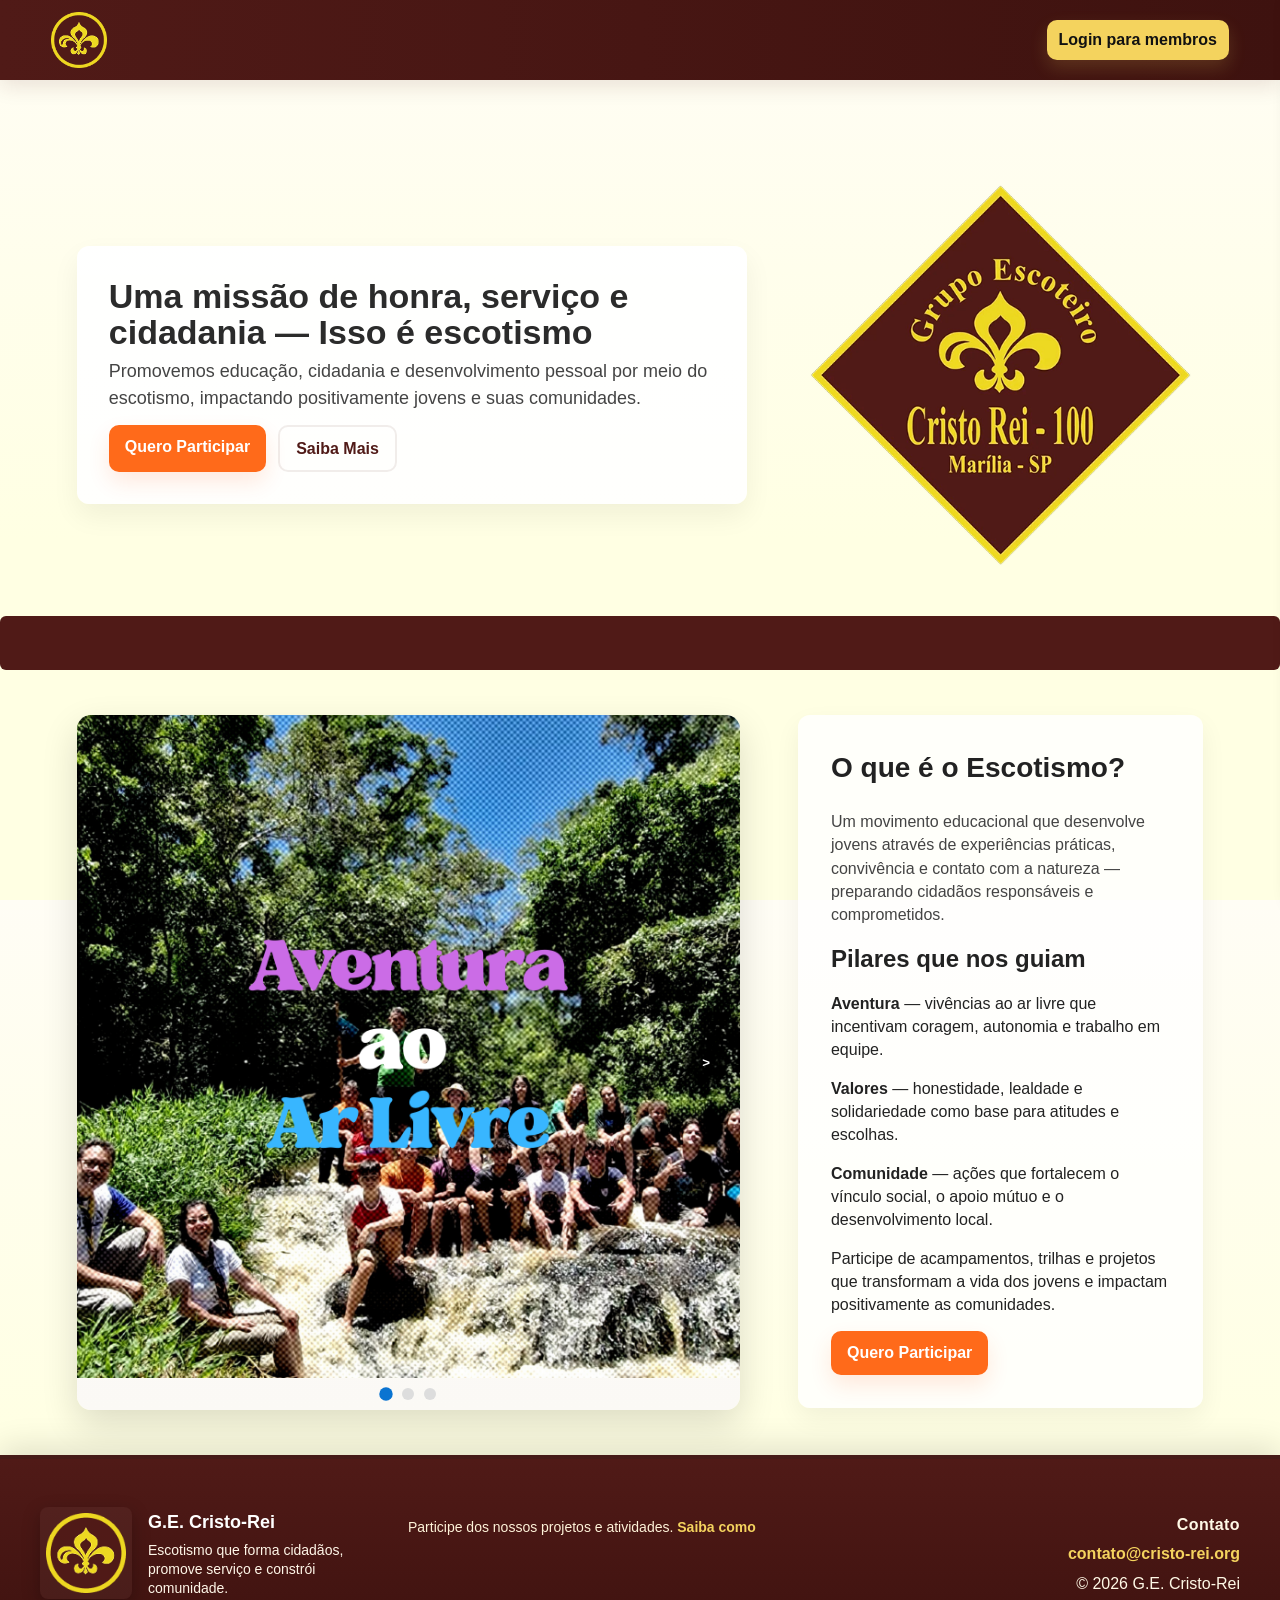
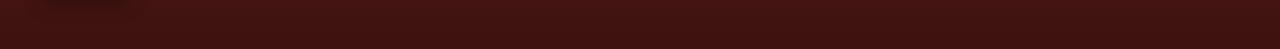
<file: public/index.html>
<!DOCTYPE html>
<html lang="pt-br">
<head>
    <meta charset="UTF-8" />
    <meta name="viewport" content="width=device-width, initial-scale=1.0"/>
    <title>G.E. Cristo-Rei</title>
    <link rel="stylesheet" href="css/style.css"/>
</head>
<body>
    <header class="barra-navegacao">
        <a href="index.html" class="navbar-logo">
          <img src="img/logo.png" alt="Logotipo G.E. Cristo-Rei">
        </a>
        <input type="checkbox" id="menu-toggle" class="menu-toggle">
        <label for="menu-toggle" class="hamburger" aria-label="Abrir menu">
            <span></span>
            <span></span>
            <span></span>
        </label>
        <nav class="links-navegacao" aria-label="Links principais">
            
        </nav>
        <div class="botao-login">
            <a href="login.html">Login para membros</a>
        </div>
    </header>

    <main>
        <section class="secao-principal">
            <div class="conteudo-principal">
                <h1>Uma missão de honra, serviço e cidadania — Isso é escotismo</h1>
                <h2>Promovemos educação, cidadania e desenvolvimento pessoal por meio do escotismo, impactando positivamente jovens e suas comunidades.</h2>
                <div class="linha-botoes">
                    <a href="#" class="botao-primario">Quero Participar</a>
                    <a href="#" class="botao-secundario">Saiba Mais</a>
                </div>
            </div>

            <div class="imagem-principal">
                <img src="img/sp100img.png" alt="Atividades escoteiras">
            </div>
        </section>

        <div class="divisoria" aria-hidden="true"></div>

        <!-- seção carrossel -->
        <section class="secao-carrossel" aria-labelledby="oque-title">
            <div class="carrossel" aria-label="Galeria de imagens" tabindex="0">
                <button class="anterior" aria-label="Slide anterior" type="button">&lt;</button>
                <div class="faixa-carrossel">
                    <img src="img/3.png" alt="Aventura ao ar livre">
                    <img src="img/1.png" alt="Valores e camaradagem">
                    <img src="img/2.png" alt="Atividades em comunidade">
                </div>
                <button class="proximo" aria-label="Próximo slide" type="button">&gt;</button>
                <div class="indicadores" aria-hidden="false"></div>
            </div>

            <aside class="painel-texto" id="oque-title">
                <h1>O que é o Escotismo?</h1>
                <p class="resumo">Um movimento educacional que desenvolve jovens através de experiências práticas, convivência e contato com a natureza — preparando cidadãos responsáveis e comprometidos.</p>

                <h2>Pilares que nos guiam</h2>
                <p><strong>Aventura</strong> — vivências ao ar livre que incentivam coragem, autonomia e trabalho em equipe.</p>
                <p><strong>Valores</strong> — honestidade, lealdade e solidariedade como base para atitudes e escolhas.</p>
                <p><strong>Comunidade</strong> — ações que fortalecem o vínculo social, o apoio mútuo e o desenvolvimento local.</p>

                <p>Participe de acampamentos, trilhas e projetos que transformam a vida dos jovens e impactam positivamente as comunidades.</p>
                <a href="#" class="botao-primario">Quero Participar</a>
            </aside>
        </section>
    </main>

    <footer class="rodape" role="contentinfo" aria-label="Rodapé do site">
        <div class="rodape-interno">
            <div class="marca-rodape">
                <img src="img/logo.png" alt="Logotipo G.E. Cristo-Rei" class="logo-rodape">
                <div class="texto-marca">
                    <h3>G.E. Cristo‑Rei</h3>
                    <p>Escotismo que forma cidadãos, promove serviço e constrói comunidade.</p>
                </div>
            </div>

            <div class="meio-rodape" aria-label="Links e informação">
                <nav class="links-rodape" aria-label="Links úteis">
                 
                </nav>
                <p class="boletim">Participe dos nossos projetos e atividades. <a href="#" class="link-acao">Saiba como</a></p>
            </div>

            <div class="contato-rodape" aria-label="Contacto">
                <p class="linha-contato">Contato</p>
                <p><a href="mailto:contato@cristo-rei.org">contato@cristo-rei.org</a></p>
                <p class="copyright">© <span id="year"></span> G.E. Cristo‑Rei</p>
            </div>
        </div>
    </footer>

    <!-- Modal para Quero Participar -->
    <div id="modal-participar" class="modal-overlay">
        <div class="modal-content">
            <button class="modal-close" aria-label="Fechar modal">&times;</button>
            <h2>Quero Participar</h2>
            <p>Para mais informações e matrícula, entre em contato ou compareça às nossas reuniões para conversar com a chefia.</p>
            <p><strong>Cronograma das reuniões:</strong></p>
            <ul>
                <li>Quartas-feiras das 19:30h às 22h</li>
                <li>Quintas-feiras das 19:30h às 22h</li>
            </ul>
            <p><strong>Contato:</strong></p>
            <p>Email: <a href="mailto:contato@cristo-rei.org">contato@cristo-rei.org</a></p>
            <p>WhatsApp: <a href="https://wa.me/5511999999999" target="_blank">Clique aqui para conversar</a></p>
        </div>
    </div>

    <!-- script do carrossel e menu lateral -->
    <script>
    (function () {
      const carrossel = document.querySelector('.carrossel');
      if (!carrossel) return;

      const faixa = carrossel.querySelector('.faixa-carrossel');
      const slides = Array.from(faixa.querySelectorAll('img'));
      const botaoPrev = carrossel.querySelector('.anterior');
      const botaoNext = carrossel.querySelector('.proximo');
      const indicadoresContainer = carrossel.querySelector('.indicadores');
      let index = 0;

      // Garante que cada slide ocupe 100% do carrossel
      slides.forEach(img => { img.style.flex = '0 0 100%'; });

      // cria indicadores
      indicadoresContainer.innerHTML = '';
      slides.forEach((_, i) => {
        const b = document.createElement('button');
        b.className = 'indicador';
        b.type = 'button';
        b.setAttribute('aria-label', 'Slide ' + (i + 1));
        b.addEventListener('click', () => { index = i; update(); resetTimer(); });
        indicadoresContainer.appendChild(b);
      });
      const indicadores = Array.from(indicadoresContainer.children);

      function update() {
        faixa.style.transform = 'translateX(' + (-index * 100) + '%)';
        indicadores.forEach((btn, i) => btn.classList.toggle('active', i === index));
      }

      botaoPrev && botaoPrev.addEventListener('click', () => { index = (index - 1 + slides.length) % slides.length; update(); resetTimer(); });
      botaoNext && botaoNext.addEventListener('click', () => { index = (index + 1) % slides.length; update(); resetTimer(); });

      // suporte por teclado (quando o carrossel estiver em foco)
      carrossel.addEventListener('keydown', e => {
        if (e.key === 'ArrowLeft') botaoPrev && botaoPrev.click();
        if (e.key === 'ArrowRight') botaoNext && botaoNext.click();
      });

      // autoplay com pausa ao passar o mouse / foco
      let timer = setInterval(() => { index = (index + 1) % slides.length; update(); }, 4000);
      function resetTimer() { clearInterval(timer); timer = setInterval(() => { index = (index + 1) % slides.length; update(); }, 4000); }

      carrossel.addEventListener('mouseenter', () => clearInterval(timer));
      carrossel.addEventListener('mouseleave', () => resetTimer());
      carrossel.addEventListener('focusin', () => clearInterval(timer));
      carrossel.addEventListener('focusout', () => resetTimer());

      // inicializa
      update();
    })();

    // Menu lateral mobile
    (function () {
      const menuToggle = document.getElementById('menu-toggle');
      const menuLateral = document.createElement('div');
      menuLateral.className = 'menu-lateral';
      menuLateral.innerHTML = `
        <button class="close-btn" aria-label="Fechar menu">&times;</button>
        <a href="#" class="link-navegacao">Sobre</a>
        <a href="#" class="link-navegacao">Projetos</a>
        <a href="#" class="link-navegacao">Contato</a>
        <div class="botao-login">
          <a href="#">Login</a>
        </div>
      `;
      document.body.appendChild(menuLateral);

      const hamburger = document.querySelector('.hamburger');
      const closeBtn = menuLateral.querySelector('.close-btn');

      hamburger.addEventListener('click', () => menuLateral.classList.add('open'));
      closeBtn.addEventListener('click', () => menuLateral.classList.remove('open'));
      menuLateral.addEventListener('click', (e) => {
        if (e.target === menuLateral) menuLateral.classList.remove('open');
      });
    })();

    // Modal Quero Participar
    (function () {
      const modal = document.getElementById('modal-participar');
      const botoesParticipar = document.querySelectorAll('.botao-primario');
      const closeBtn = modal.querySelector('.modal-close');

      botoesParticipar.forEach(btn => {
        btn.addEventListener('click', (e) => {
          e.preventDefault();
          modal.style.display = 'flex';
        });
      });

      closeBtn.addEventListener('click', () => {
        modal.style.display = 'none';
      });

      modal.addEventListener('click', (e) => {
        if (e.target === modal) {
          modal.style.display = 'none';
        }
      });
    })();

    // atualiza ano no footer
    document.getElementById('year').textContent = new Date().getFullYear();
    </script>
</body>
</html>
</file>
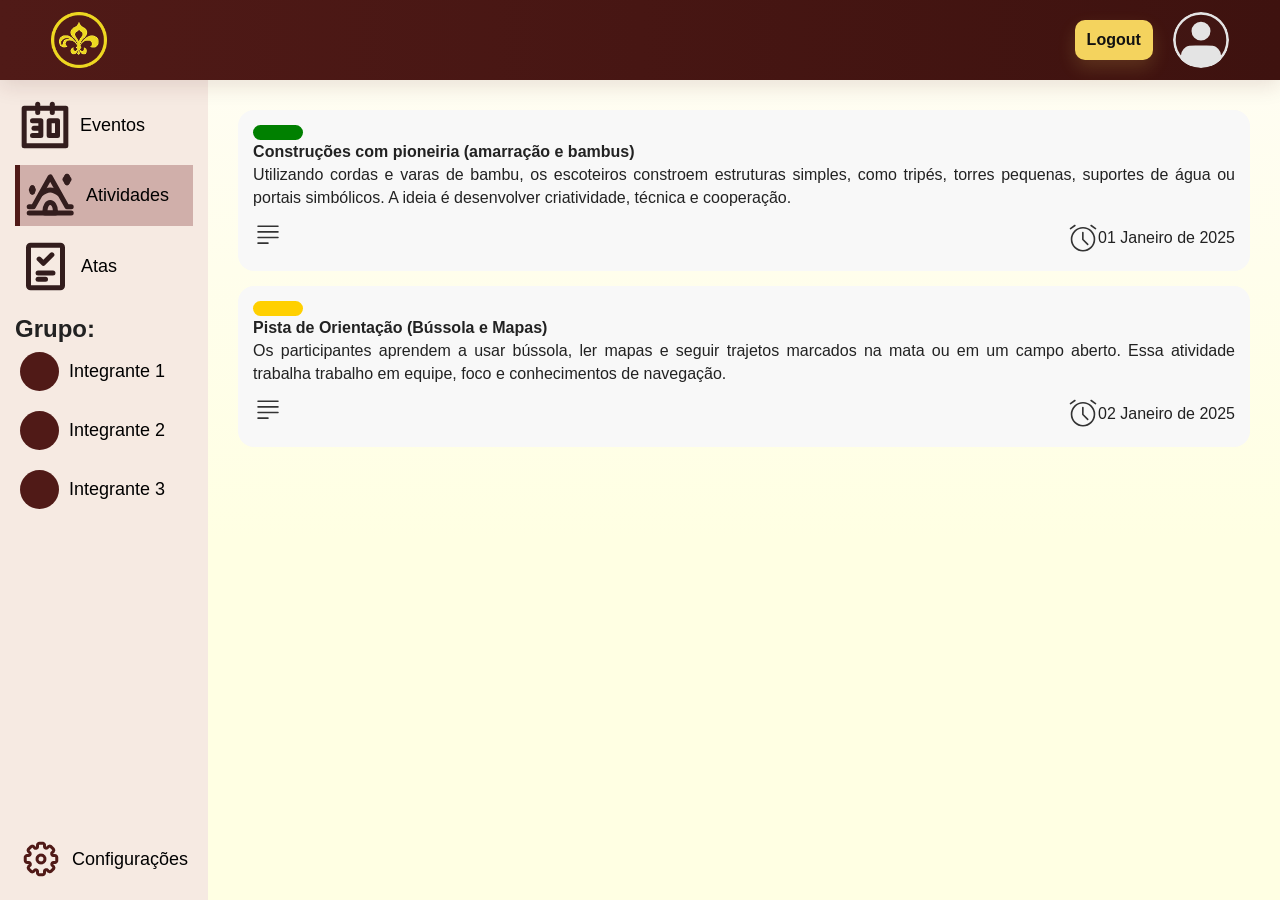
<file: public/activities.html>
<!DOCTYPE html>
<html lang="pt-br">
<head>
    <meta charset="UTF-8" />
    <meta name="viewport" content="width=device-width, initial-scale=1.0"/>
    <title>Página do Usuário - G.E. Cristo-Rei</title>
    <link rel="stylesheet" href="css/style.css"/>
    <link rel="stylesheet" href="css/user_page.css" />
    <link rel="stylesheet" href="css/user/activities.css" />
</head>
<body>
    <header class="barra-navegacao">
        <button class="open-sidebar-button" onclick="openNav()" id="sidebar-toggle"><img src="/public/img/menu.svg" alt="Menu"></button>
        <a href="index.html" class="navbar-logo">
            <img src="img/logo.png" alt="Logotipo G.E. Cristo-Rei">
        </a>
        <div class="profile-buttons">
            <div class="botao-login">
                <a href="#" onclick="logout()">Logout</a>
            </div>
            <img src="/public/img/profile-icon.svg" alt="Perfil">
        </div>
    </header>

    <div class="page-content">
        <div class="sidebar" id="sidebar">
            <div class="sidebar-content">
                <div class="sidebar-split">
                    <ul class="sidebar-items">
                        <a href="events.html">
                            <li class="sidebar-tab">
                                <img src="/public/img/calendar.svg" alt="Eventos"><span class="sidebar-tab-label">Eventos</span>
                            </li>
                        </a>
                        <a href="activities.html">
                            <li class="sidebar-tab selected-tab">
                                <img src="/public/img/camp.svg" alt="Atividades"><span class="sidebar-tab-label">Atividades</span>
                            </li>
                        </a>
                        <a href="atas.html">
                            <li class="sidebar-tab">
                                <img src="/public/img/document.svg" alt="Atas"><span class="sidebar-tab-label">Atas</span>
                            </li>
                        </a>
                    </ul>
                </div>
                
                <div class="sidebar-split">
                    <h2 class="sidebar-split-title">Grupo:</h2>
                    <ul class="sidebar-items">
                        <a href="#">
                            <li class="sidebar-item">
                                <img src="/public/img/profile-placholder.svg" alt="Perfil"><span>Integrante 1</span>
                            </li>
                        </a>
                        <a href="#">
                            <li class="sidebar-item">
                                <img src="/public/img/profile-placholder.svg" alt="Perfil"><span>Integrante 2</span>
                            </li>
                        </a>
                        <a href="#">
                            <li class="sidebar-item">
                                <img src="/public/img/profile-placholder.svg" alt="Perfil"><span>Integrante 3</span>
                            </li>
                        </a>
                    </ul>
                </div>
                
                <a href="#" style="margin-top: auto;">
                    <div class="settings-button">
                        <img src="/public/img/Setting.png" alt="Settings"><span>Configurações</span>
                    </div>
                </a>
            </div>
        </div>
    
        <main class="main-content">
            <div class="activities">
                <div class="activity-card">
                    <span class="activity-priority high"></span>
                    <p class="activity-content">
                        <strong>Construções com pioneiria (amarração e bambus)</strong><br>
                        Utilizando cordas e varas de bambu, os escoteiros constroem estruturas simples, como tripés, torres pequenas, suportes de água ou portais simbólicos. A ideia é desenvolver criatividade, técnica e cooperação.
                    </p>
                    <div class="activity-info">
                        <a href="">
                            <img class="activity-icon" src="/public/img/list-add.svg" alt="Ler mais">
                        </a>
                        <div class="activity-date">
                            <img class="activity-icon" src="/public/img/clock.svg" alt="">
                            <span>01 Janeiro de 2025</span>
                        </div>
                    </div>
                </div>
                <div class="activity-card">
                    <span class="activity-priority low"></span>
                    <p class="activity-content">
                        <strong>Pista de Orientação (Bússola e Mapas)</strong><br>
                        Os participantes aprendem a usar bússola, ler mapas e seguir trajetos marcados na mata ou em um campo aberto. Essa atividade trabalha trabalho em equipe, foco e conhecimentos de navegação.
                    </p>
                    <div class="activity-info">
                        <a href="">
                            <img class="activity-icon" src="/public/img/list-add.svg" alt="Ler mais">
                        </a>
                        <div class="activity-date">
                            <img class="activity-icon" src="/public/img/clock.svg" alt="">
                            <span>02 Janeiro de 2025</span>
                        </div>
                    </div>
                </div>
            </div>
        </main>
    </div>

    <script>
        function logout() {
            window.location.href = 'index.html';
        }
    </script>
    <script>
        let SidebarToggle = document.getElementById("sidebar-toggle");
        function openNav() {
            SidebarToggle.onclick = closeNav;
            document.getElementById("sidebar").style.width = "250px";
            document.getElementById("sidebar").style.display = "inherit";
        }

        function closeNav() {
            SidebarToggle.onclick = openNav;
            document.getElementById("sidebar").style.width = "0";
            document.getElementById("sidebar").style.display = "none";
            document.getElementById("main").style.marginLeft = "0";
        }
    </script>
</body>
</html>
</file>
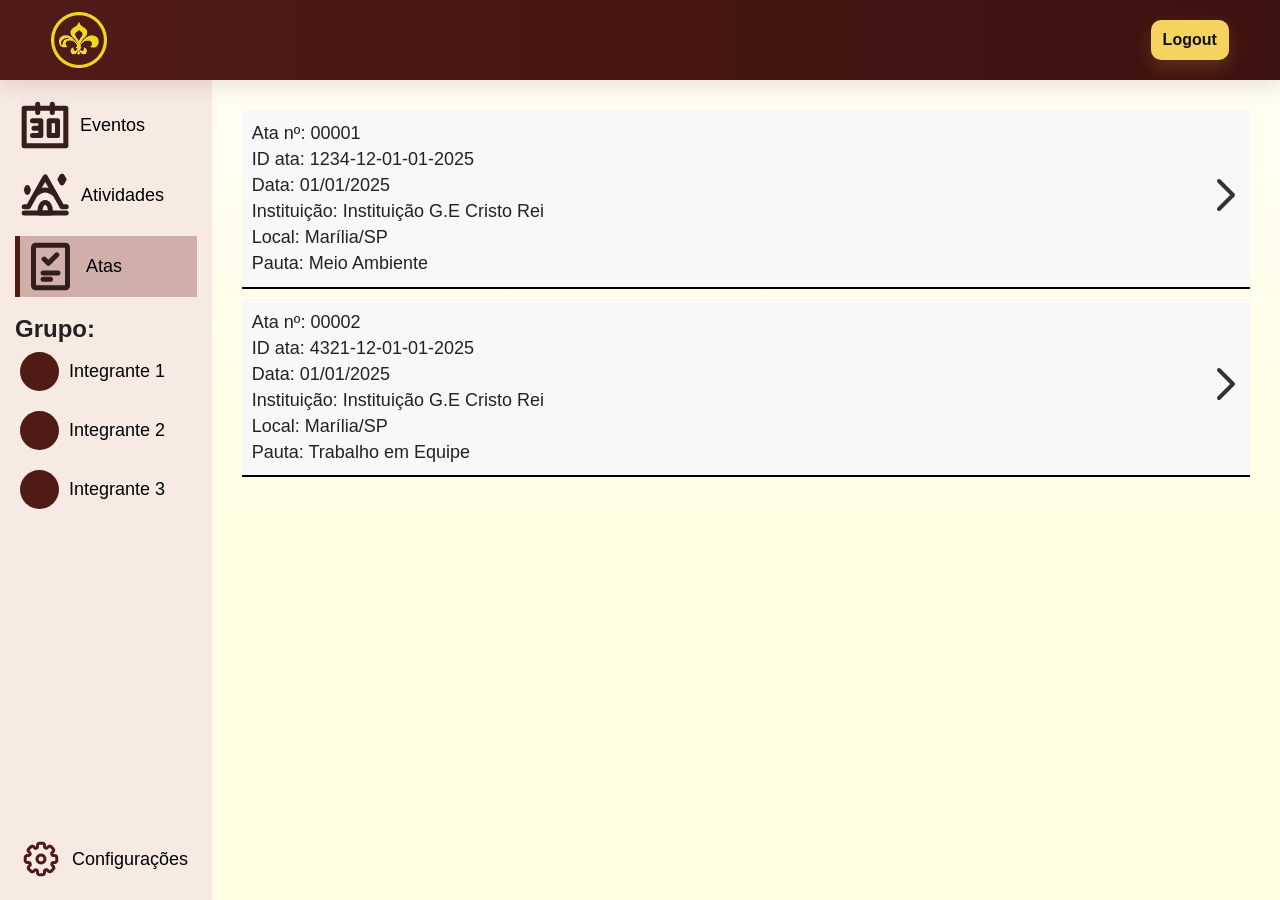
<file: public/atas.html>
<!DOCTYPE html>
<html lang="pt-br">
<head>
    <meta charset="UTF-8" />
    <meta name="viewport" content="width=device-width, initial-scale=1.0"/>
    <title>Página do Usuário - G.E. Cristo-Rei</title>
    <link rel="stylesheet" href="css/style.css"/>
    <link rel="stylesheet" href="css/user_page.css" />
    <link rel="stylesheet" href="css//user/atas.css" />
</head>
<body>
    <header class="barra-navegacao">
        <button class="open-sidebar-button" onclick="openNav()" id="sidebar-toggle"><img src="/public/img/menu.svg" alt="Menu"></button>
        <a href="index.html" class="navbar-logo">
            <img src="img/logo.png" alt="Logotipo G.E. Cristo-Rei">
        </a>
        <div class="botao-login">
            <a href="#" onclick="logout()">Logout</a>
        </div>
    </header>

    <div class="page-content">
        <div class="sidebar" id="sidebar">
            <div class="sidebar-content">
                <div class="sidebar-split">
                    <ul class="sidebar-items">
                        <a href="events.html">
                            <li class="sidebar-tab">
                                <img src="/public/img/calendar.svg" alt="Eventos"><span class="sidebar-tab-label">Eventos</span>
                            </li>
                        </a>
                        <a href="activities.html">
                            <li class="sidebar-tab">
                                <img src="/public/img/camp.svg" alt="Atividades"><span class="sidebar-tab-label">Atividades</span>
                            </li>
                        </a>
                        <a href="atas.html">
                            <li class="sidebar-tab selected-tab">
                                <img src="/public/img/document.svg" alt="Atas"><span class="sidebar-tab-label">Atas</span>
                            </li>
                        </a>
                    </ul>
                </div>
                
                <div class="sidebar-split">
                    <h2 class="sidebar-split-title">Grupo:</h2>
                    <ul class="sidebar-items">
                        <a href="#">
                            <li class="sidebar-item">
                                <img src="/public/img/profile-placholder.svg" alt="Perfil"><span>Integrante 1</span>
                            </li>
                        </a>
                        <a href="#">
                            <li class="sidebar-item">
                                <img src="/public/img/profile-placholder.svg" alt="Perfil"><span>Integrante 2</span>
                            </li>
                        </a>
                        <a href="#">
                            <li class="sidebar-item">
                                <img src="/public/img/profile-placholder.svg" alt="Perfil"><span>Integrante 3</span>
                            </li>
                        </a>
                    </ul>
                </div>
                
                <a href="#" style="margin-top: auto;">
                    <div class="settings-button">
                        <img src="/public/img/Setting.png" alt="Settings"><span>Configurações</span>
                    </div>
                </a>
            </div>
        </div>
    
        <main class="main-content">
            <div class="atas">
                <div class="ata-card">
                    <div class="ata-info">
                        <span>Ata nº: 00001</span>
                        <span>ID ata: 1234-12-01-01-2025</span>
                        <span>Data: 01/01/2025</span>
                        <span>Instituição: Instituição G.E Cristo Rei</span>
                        <span>Local: Marília/SP</span>
                        <span>Pauta: Meio Ambiente</span>
                    </div>
                    <div class="ata-detail-button">
                        <a href="/public/atas/ata-detail.html"><img src="/public/img/see-more.svg" alt=">"></a>
                    </div>
                </div>
                <div class="ata-card">
                    <div class="ata-info">
                        <span>Ata nº: 00002</span>
                        <span>ID ata: 4321-12-01-01-2025</span>
                        <span>Data: 01/01/2025</span>
                        <span>Instituição: Instituição G.E Cristo Rei</span>
                        <span>Local: Marília/SP</span>
                        <span>Pauta: Trabalho em Equipe</span>
                    </div>
                    <div class="ata-detail-button">
                        <a href="/public/atas/ata-detail.html"><img src="/public/img/see-more.svg" alt=">"></a>
                    </div>
                </div>
            </div>
        </main>
    </div>

    <script>
        function logout() {
            window.location.href = 'index.html';
        }
    </script>

    <script>
        let SidebarToggle = document.getElementById("sidebar-toggle");
        function openNav() {
            SidebarToggle.onclick = closeNav;
            document.getElementById("sidebar").style.width = "250px";
            document.getElementById("sidebar").style.display = "inherit";
        }

        function closeNav() {
            SidebarToggle.onclick = openNav;
            document.getElementById("sidebar").style.width = "0";
            document.getElementById("sidebar").style.display = "none";
            document.getElementById("main").style.marginLeft = "0";
        }
    </script>
</body>
</html>
</file>
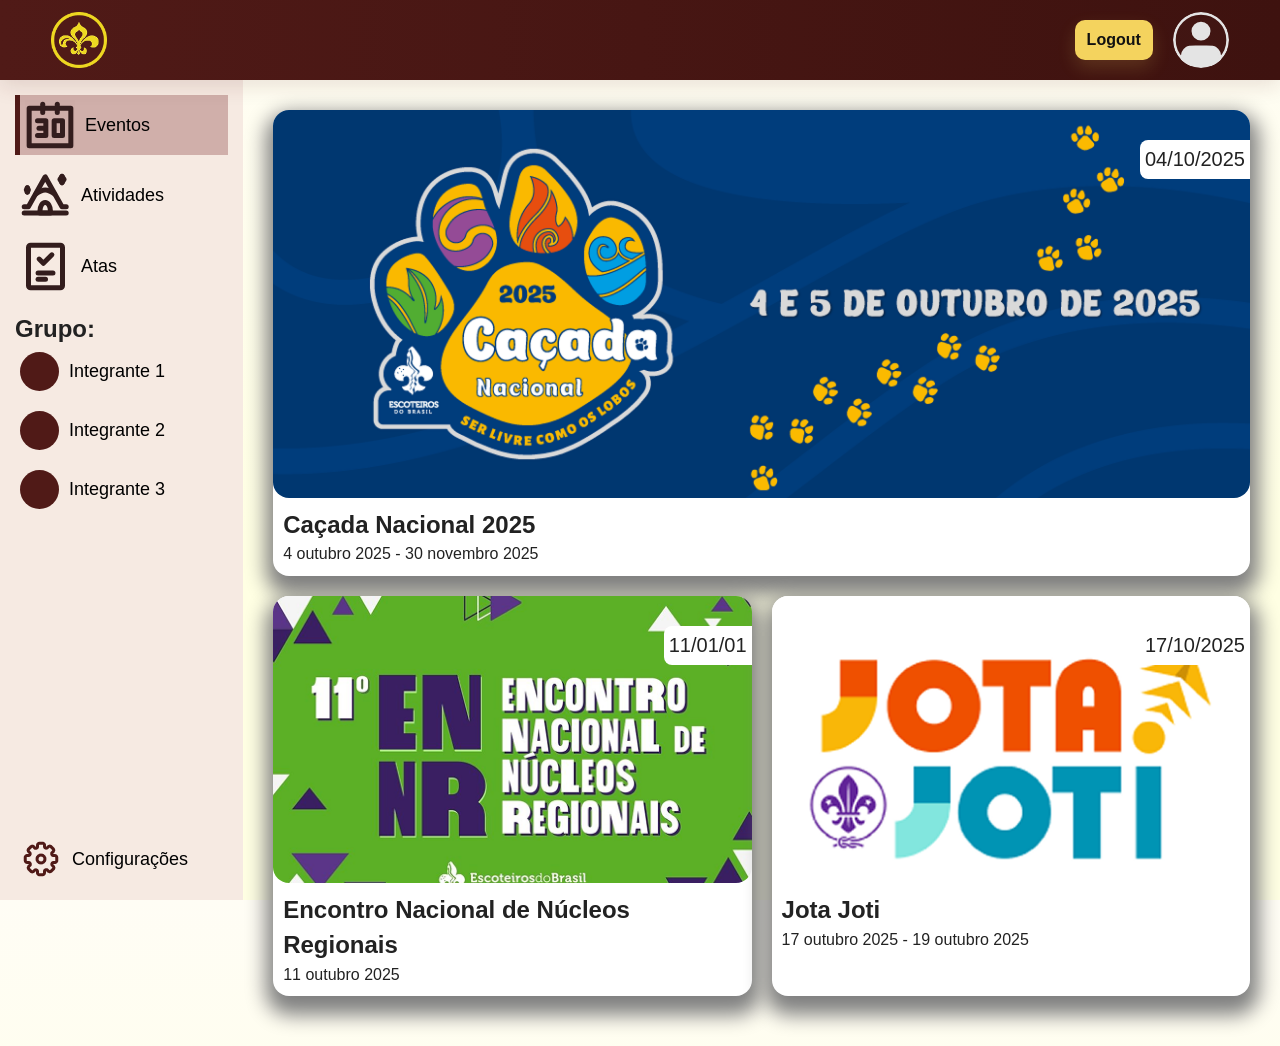
<file: public/events.html>
<!DOCTYPE html>
<html lang="pt-br">
<head>
    <meta charset="UTF-8" />
    <meta name="viewport" content="width=device-width, initial-scale=1.0"/>
    <title>Página do Usuário - G.E. Cristo-Rei</title>
    <link rel="stylesheet" href="css/style.css"/>
    <link rel="stylesheet" href="css/user_page.css" />
    <link rel="stylesheet" href="css/user/events.css" />
</head>
<body>
    <header class="barra-navegacao">
        <button class="open-sidebar-button" onclick="openNav()" id="sidebar-toggle"><img src="/public/img/menu.svg" alt="Menu"></button>
        <a href="index.html" class="navbar-logo">
            <img src="img/logo.png" alt="Logotipo G.E. Cristo-Rei">
        </a>
        <div class="profile-buttons">
            <div class="botao-login">
                <a href="#" onclick="logout()">Logout</a>
            </div>
            <img src="/public/img/profile-icon.svg" alt="Perfil">
        </div>
    </header>

    <div class="page-content">
        <div class="sidebar" id="sidebar">
            <div class="sidebar-content">
                <div class="sidebar-split">
                    <ul class="sidebar-items">
                        <a href="events.html">
                            <li class="sidebar-tab selected-tab">
                                <img src="/public/img/calendar.svg" alt="Eventos"><span class="sidebar-tab-label">Eventos</span>
                            </li>
                        </a>
                        <a href="activities.html">
                            <li class="sidebar-tab">
                                <img src="/public/img/camp.svg" alt="Atividades"><span class="sidebar-tab-label">Atividades</span>
                            </li>
                        </a>
                        <a href="atas.html">
                            <li class="sidebar-tab">
                                <img src="/public/img/document.svg" alt="Atas"><span class="sidebar-tab-label">Atas</span>
                            </li>
                        </a>
                    </ul>
                </div>
                
                <div class="sidebar-split">
                    <h2 class="sidebar-split-title">Grupo:</h2>
                    <ul class="sidebar-items">
                        <a href="#">
                            <li class="sidebar-item">
                                <img src="/public/img/profile-placholder.svg" alt="Perfil"><span>Integrante 1</span>
                            </li>
                        </a>
                        <a href="#">
                            <li class="sidebar-item">
                                <img src="/public/img/profile-placholder.svg" alt="Perfil"><span>Integrante 2</span>
                            </li>
                        </a>
                        <a href="#">
                            <li class="sidebar-item">
                                <img src="/public/img/profile-placholder.svg" alt="Perfil"><span>Integrante 3</span>
                            </li>
                        </a>
                    </ul>
                </div>
                
                <a href="#" style="margin-top: auto;">
                    <div class="settings-button">
                        <img src="/public/img/Setting.png" alt="Settings"><span>Configurações</span>
                    </div>
                </a>
            </div>
        </div>
    
        <main class="main-content">
            <div class="events">
                <div class="event-section">
                    <a class="event-link" href="events/event_details.html">
                        <div class="big-event">
                            <div class="event-banner-holder">
                                <img class="event-banner" src="/public/img/banners/cacada-nacional.png" alt="Banner do Evento">
                                <span class="event-date">04/10/2025</span>
                            </div>
                            <div class="event-info">
                                <h2 class="event-title">Caçada Nacional 2025

                                </h2>
                                <p class="event-description">4 outubro 2025 - 30 novembro 2025 </p>
                            </div>
                        </div>
                    </a>
                </div>
                <div class="event-section">
                    <a class="event-link" href="events/event_details.html">
                        <div class="medium-event">
                            <div class="event-banner-holder">
                                <img class="event-banner" src="/public/img/banners/encontro-nacional.png" alt="Banner do Evento">
                                <span class="event-date">11/01/01</span>
                            </div>
                            <div class="event-info">
                                <h2 class="event-title">Encontro Nacional de Núcleos Regionais</h2>
                                <p class="event-description">11 outubro 2025</p>
                            </div>
                        </div>
                    </a>
                    <a class="event-link" href="events/event_details.html">
                        <div class="medium-event">
                            <div class="event-banner-holder">
                                <img class="event-banner" src="/public/img/banners/jota-joti.png" alt="Banner do Evento">
                                <span class="event-date">17/10/2025</span>
                            </div>
                            <div class="event-info">
                                <h2 class="event-title">Jota Joti</h2>
                                <p class="event-description">17 outubro 2025 - 19 outubro 2025</p>
                            </div>
                        </div>
                    </a>
                </div>
            </div>
        </main>
    </div>

    <script>
        function logout() {
            window.location.href = 'index.html';
        }
    </script>
   <script>
        let SidebarToggle = document.getElementById("sidebar-toggle");
        function openNav() {
            SidebarToggle.onclick = closeNav;
            document.getElementById("sidebar").style.width = "250px";
            document.getElementById("sidebar").style.display = "inherit";
        }

        function closeNav() {
            SidebarToggle.onclick = openNav;
            document.getElementById("sidebar").style.width = "0";
            document.getElementById("sidebar").style.display = "none";
            document.getElementById("main").style.marginLeft = "0";
        }
    </script>
</body>
</html>
</file>
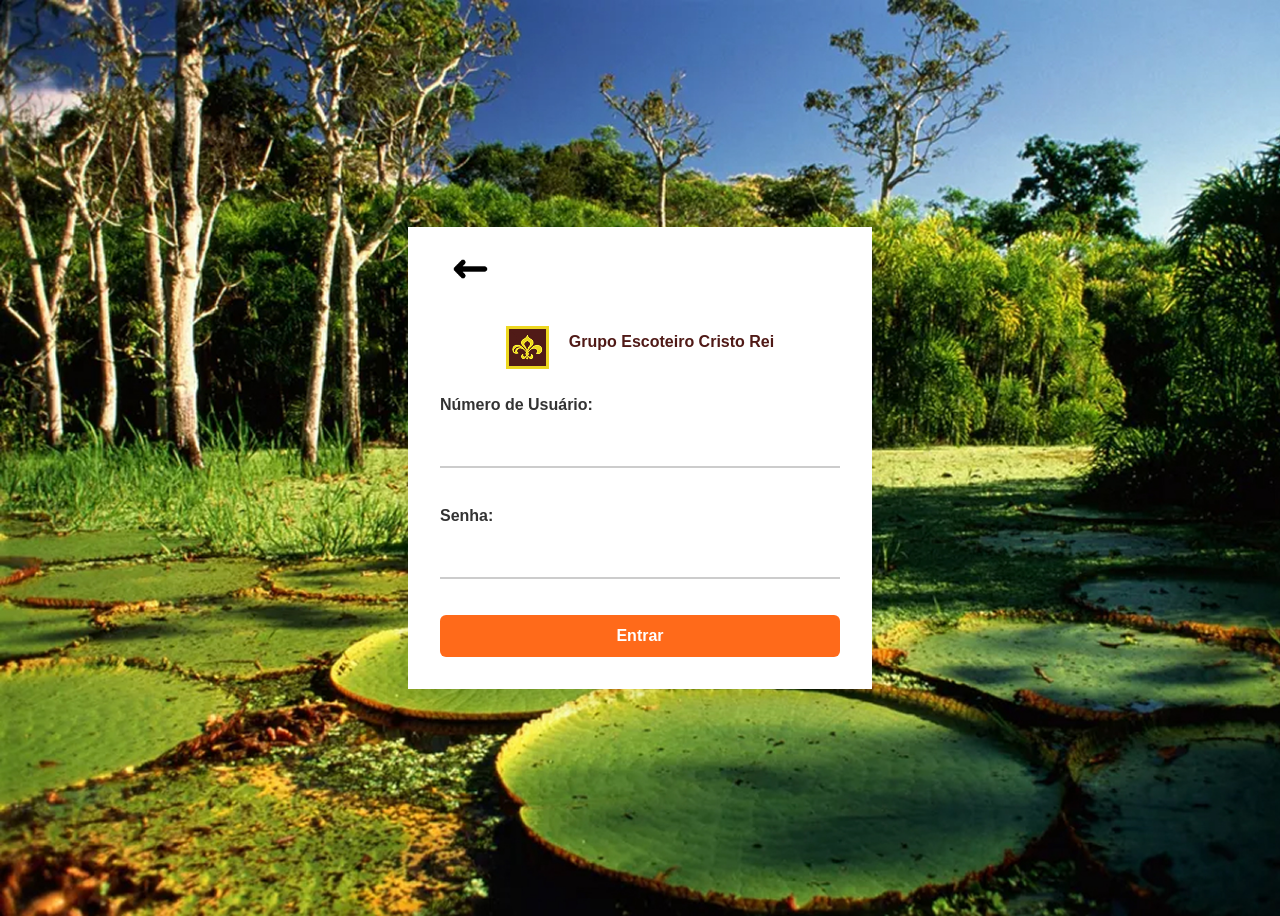
<file: public/login.html>
<!DOCTYPE html>
<html lang="pt-br">
<head>
    <meta charset="UTF-8" />
    <meta name="viewport" content="width=device-width, initial-scale=1.0"/>
    <title>Login - G.E. Cristo-Rei</title>
    <link rel="stylesheet" href="css/login_page.css" />
</head>
<body class="login-page">
    <div class="login-modal">

        <a class="botao-voltar" href="index.html">
            <img src="img/pngtree-arrow-shape-black-simple-and-cute-png-image_5235845(1) 1.png" alt="" style="height: 20px; width: 35px;">
        </a>
        <div class="login-titulo">
            <img src="img/logo_quadrada.jpg" alt="" style="margin-right: 20px;">
            <h1 style="font-size: medium;">Grupo Escoteiro Cristo Rei</h1>
        </div>
        <form id="login-form">
            <label for="numero">Número de Usuário:</label>
            <input type="text" id="numero" name="numero" required>

            <label for="senha">Senha:</label>
            <input type="password" id="senha" name="senha" required>

            <button class="login-button" type="submit">Entrar</button>
            <div id="error-message" class="error" style="display: none;"></div>
        </form>
    </div>

    <script>
    document.getElementById('login-form').addEventListener('submit', function(e) {
        e.preventDefault();
        const numero = document.getElementById('numero').value;
        const senha = document.getElementById('senha').value;
        const errorDiv = document.getElementById('error-message');

        // Simple validation (in a real app, this would be server-side)
        if (numero === '12345' && senha === 'escoteiro') {
            window.location.href = 'events.html';
        } else {
            errorDiv.textContent = 'Número ou senha incorretos.';
            errorDiv.style.display = 'block';
        }
    });
    </script>
</body>
</html>
</file>
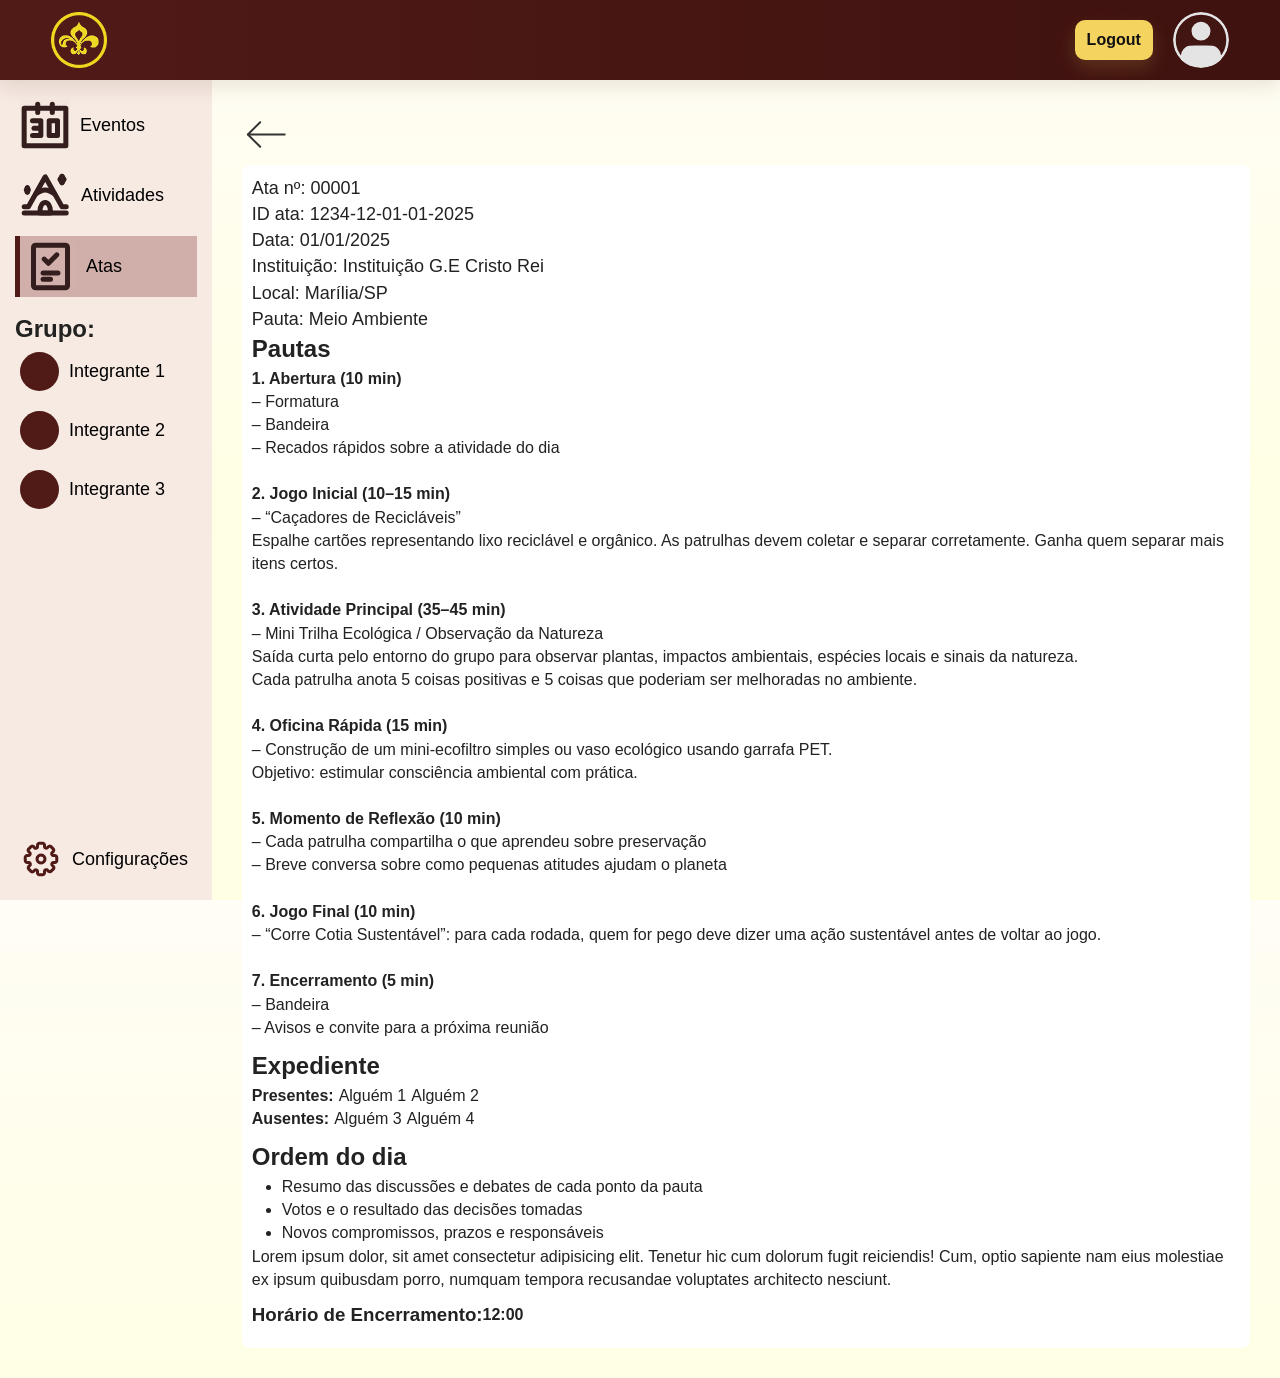
<file: public/atas/ata-detail.html>
<!DOCTYPE html>
<html lang="pt-br">
<head>
    <meta charset="UTF-8" />
    <meta name="viewport" content="width=device-width, initial-scale=1.0"/>
    <title>Página do Usuário - G.E. Cristo-Rei</title>
    <base href="../">
    <link rel="stylesheet" href="css/style.css"/>
    <link rel="stylesheet" href="css/user_page.css" />
    <link rel="stylesheet" href="css//user/atas.css" />
</head>
<body>
    <header class="barra-navegacao">
        <button class="open-sidebar-button" onclick="openNav()" id="sidebar-toggle"><img src="/public/img/menu.svg" alt="Menu"></button>
        <a href="index.html" class="navbar-logo">
            <img src="img/logo.png" alt="Logotipo G.E. Cristo-Rei">
        </a>
        <div class="profile-buttons">
            <div class="botao-login">
                <a href="#" onclick="logout()">Logout</a>
            </div>
            <img src="/public/img/profile-icon.svg" alt="Perfil">
        </div>
    </header>

    <div class="page-content">
        <div class="sidebar">
            <div class="sidebar-content">
                <div class="sidebar-split">
                    <ul class="sidebar-items">
                        <a href="events.html">
                            <li class="sidebar-tab">
                                <img src="/public/img/calendar.svg" alt="Eventos"><span class="sidebar-tab-label">Eventos</span>
                            </li>
                        </a>
                        <a href="activities.html">
                            <li class="sidebar-tab">
                                <img src="/public/img/camp.svg" alt="Atividades"><span class="sidebar-tab-label">Atividades</span>
                            </li>
                        </a>
                        <a href="atas.html">
                            <li class="sidebar-tab selected-tab">
                                <img src="/public/img/document.svg" alt="Atas"><span class="sidebar-tab-label">Atas</span>
                            </li>
                        </a>
                    </ul>
                </div>
                
                <div class="sidebar-split">
                    <h2 class="sidebar-split-title">Grupo:</h2>
                    <ul class="sidebar-items">
                        <a href="#">
                            <li class="sidebar-item">
                                <img src="/public/img/profile-placholder.svg" alt="Perfil"><span>Integrante 1</span>
                            </li>
                        </a>
                        <a href="#">
                            <li class="sidebar-item">
                                <img src="/public/img/profile-placholder.svg" alt="Perfil"><span>Integrante 2</span>
                            </li>
                        </a>
                        <a href="#">
                            <li class="sidebar-item">
                                <img src="/public/img/profile-placholder.svg" alt="Perfil"><span>Integrante 3</span>
                            </li>
                        </a>
                    </ul>
                </div>
                
                <a href="#" style="margin-top: auto;">
                    <div class="settings-button">
                        <img src="/public/img/Setting.png" alt="Settings"><span>Configurações</span>
                    </div>
                </a>
            </div>
        </div>
    
        <main class="main-content">
            <a href="/public/atas.html" style="width: fit-content;"><img src="/public/img/go-back.svg" alt="Voltar"></a>
            <div class="ata-details">
                <div class="ata-info">
                    <span>Ata nº: 00001</span>
                    <span>ID ata: 1234-12-01-01-2025</span>
                    <span>Data: 01/01/2025</span>
                    <span>Instituição: Instituição G.E Cristo Rei</span>
                    <span>Local: Marília/SP</span>
                    <span>Pauta: Meio Ambiente</span>
                </div>
                <div class="ata-detail-section">
                    <h2>Pautas</h2>
                    <ul class="ata-pautas">
                        <p><strong>1. Abertura (10 min)</strong><br>
                            – Formatura<br>
                            – Bandeira<br>
                            – Recados rápidos sobre a atividade do dia<br><br>

                            <strong>2. Jogo Inicial (10–15 min)</strong><br>
                            – “Caçadores de Recicláveis”<br>
                            Espalhe cartões representando lixo reciclável e orgânico. As patrulhas devem coletar e separar corretamente. Ganha quem separar mais itens certos.<br><br>

                            <strong>3. Atividade Principal (35–45 min)</strong><br>
                            – Mini Trilha Ecológica / Observação da Natureza<br>
                            Saída curta pelo entorno do grupo para observar plantas, impactos ambientais, espécies locais e sinais da natureza.<br>
                            Cada patrulha anota 5 coisas positivas e 5 coisas que poderiam ser melhoradas no ambiente.<br><br>

                            <strong>4. Oficina Rápida (15 min)</strong><br>
                            – Construção de um mini-ecofiltro simples ou vaso ecológico usando garrafa PET.<br>
                            Objetivo: estimular consciência ambiental com prática.<br><br>

                            <strong>5. Momento de Reflexão (10 min)</strong><br>
                            – Cada patrulha compartilha o que aprendeu sobre preservação<br>
                            – Breve conversa sobre como pequenas atitudes ajudam o planeta<br><br>

                            <strong>6. Jogo Final (10 min)</strong><br>
                            – “Corre Cotia Sustentável”: para cada rodada, quem for pego deve dizer uma ação sustentável antes de voltar ao jogo.<br><br>

                            <strong>7. Encerramento (5 min)</strong><br>
                            – Bandeira<br>
                            – Avisos e convite para a próxima reunião</p>
                    </ul>
                </div>
                <div class="ata-detail-section">
                    <h2>Expediente</h2>
                    <div class="ata-detail-row">
                        <span>Presentes:</span>
                        <ul>
                            <li>Alguém 1</li>
                            <li>Alguém 2</li>
                        </ul>
                    </div>
                    <div class="ata-detail-row">
                        <span>Ausentes:</span>
                        <ul>
                            <li>Alguém 3</li>
                            <li>Alguém 4</li>
                        </ul>
                    </div>
                </div>
                <div class="ata-detail-section">
                    <h2>Ordem do dia</h2>
                    <ul>
                        <li>Resumo das discussões e debates de cada ponto da pauta</li>
                        <li>Votos e o resultado das decisões tomadas</li>
                        <li>Novos compromissos, prazos e responsáveis</li>
                    </ul>
                    <p>Lorem ipsum dolor, sit amet consectetur adipisicing elit. Tenetur hic cum dolorum fugit reiciendis! Cum, optio sapiente nam eius molestiae ex ipsum quibusdam porro, numquam tempora recusandae voluptates architecto nesciunt.</p>
                </div>
                <div class="ata-detail-section">
                    <div class="ata-detail-row">
                        <h3>Horário de Encerramento: </h3><span>12:00</span>
                    </div>
                </div>
            </div>
        </main>
    </div>

    <script>
        function logout() {
            window.location.href = 'index.html';
        }
    </script>
    <script>
        let SidebarToggle = document.getElementById("sidebar-toggle");
        function openNav() {
            SidebarToggle.onclick = closeNav;
            document.getElementById("sidebar").style.width = "250px";
            document.getElementById("sidebar").style.display = "inherit";
        }

        function closeNav() {
            SidebarToggle.onclick = openNav;
            document.getElementById("sidebar").style.width = "0";
            document.getElementById("sidebar").style.display = "none";
            document.getElementById("main").style.marginLeft = "0";
        }
    </script>
</body>
</html>
</file>
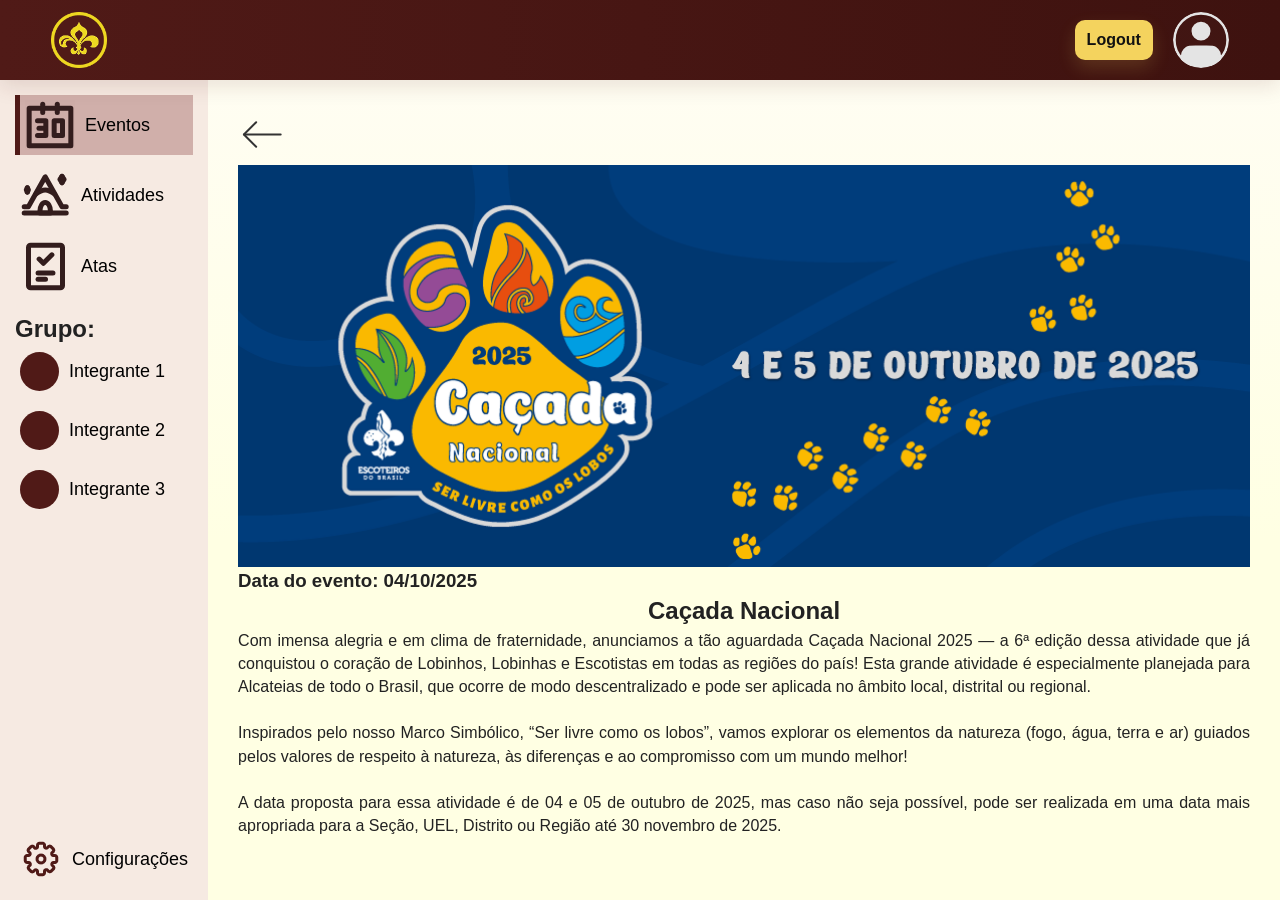
<file: public/events/event_details.html>
<!DOCTYPE html>
<html lang="pt-br">
<head>
    <meta charset="UTF-8" />
    <meta name="viewport" content="width=device-width, initial-scale=1.0"/>
    <title>Página do Usuário - G.E. Cristo-Rei</title>
    <base href="../">
    <link rel="stylesheet" href="css/style.css"/>
    <link rel="stylesheet" href="css/user_page.css" />
    <link rel="stylesheet" href="css/user/events.css" />
</head>
<body>
    <header class="barra-navegacao">
        <button class="open-sidebar-button" onclick="openNav()" id="sidebar-toggle"><img src="/public/img/menu.svg" alt="Menu"></button>
        <a href="index.html" class="navbar-logo">
            <img src="img/logo.png" alt="Logotipo G.E. Cristo-Rei">
        </a>
        <div class="profile-buttons">
            <div class="botao-login">
                <a href="#" onclick="logout()">Logout</a>
            </div>
            <img src="/public/img/profile-icon.svg" alt="Perfil">
        </div>
    </header>

    <div class="page-content">
        <div class="sidebar">
            <div class="sidebar-content">
                <div class="sidebar-split">
                    <ul class="sidebar-items">
                        <a href="events.html">
                            <li class="sidebar-tab selected-tab">
                                <img src="/public/img/calendar.svg" alt="Eventos"><span class="sidebar-tab-label">Eventos</span>
                            </li>
                        </a>
                        <a href="activities.html">
                            <li class="sidebar-tab">
                                <img src="/public/img/camp.svg" alt="Atividades"><span class="sidebar-tab-label">Atividades</span>
                            </li>
                        </a>
                        <a href="atas.html">
                            <li class="sidebar-tab">
                                <img src="/public/img/document.svg" alt="Atas"><span class="sidebar-tab-label">Atas</span>
                            </li>
                        </a>
                    </ul>
                </div>
                
                <div class="sidebar-split">
                    <h2 class="sidebar-split-title">Grupo:</h2>
                    <ul class="sidebar-items">
                        <a href="#">
                            <li class="sidebar-item">
                                <img src="/public/img/profile-placholder.svg" alt="Perfil"><span>Integrante 1</span>
                            </li>
                        </a>
                        <a href="#">
                            <li class="sidebar-item">
                                <img src="/public/img/profile-placholder.svg" alt="Perfil"><span>Integrante 2</span>
                            </li>
                        </a>
                        <a href="#">
                            <li class="sidebar-item">
                                <img src="/public/img/profile-placholder.svg" alt="Perfil"><span>Integrante 3</span>
                            </li>
                        </a>
                    </ul>
                </div>
                
                <a href="#" style="margin-top: auto;">
                    <div class="settings-button">
                        <img src="/public/img/Setting.png" alt="Settings"><span>Configurações</span>
                    </div>
                </a>
            </div>
        </div>
    
        <main class="main-content">
            <a href="/public/events.html" style="width: fit-content;"><img src="/public/img/go-back.svg" alt="Voltar"></a>
            <div class="event-detail">
                <img class="event-banner" src="/public/img/banners/cacada-nacional.png" alt="Banner do Evento">
                <h3>Data do evento: 04/10/2025</h3>
                <h2 class="event-title">Caçada Nacional</h2>
                <p class="event-description">
                    

Com imensa alegria e em clima de fraternidade, anunciamos a tão aguardada Caçada Nacional 2025 — a 6ª edição dessa atividade que já conquistou o coração de Lobinhos, Lobinhas e Escotistas em todas as regiões do país! Esta grande atividade é especialmente planejada para Alcateias de todo o Brasil, que ocorre de modo descentralizado e pode ser aplicada no âmbito local, distrital ou regional.<br><br>

Inspirados pelo nosso Marco Simbólico, “Ser livre como os lobos”, vamos explorar os elementos da natureza (fogo, água, terra e ar) guiados pelos valores de respeito à natureza, às diferenças e ao compromisso com um mundo melhor!<br><br>

A data proposta para essa atividade é de 04 e 05 de outubro de 2025, mas caso não seja possível, pode ser realizada em uma data mais apropriada para a Seção, UEL, Distrito ou Região até 30 novembro de 2025.<br>

                </p>
            </div>
        </main>
    </div>

    <script>
        function logout() {
            window.location.href = 'index.html';
        }
    </script>
    <script>
        let SidebarToggle = document.getElementById("sidebar-toggle");
        function openNav() {
            SidebarToggle.onclick = closeNav;
            document.getElementById("sidebar").style.width = "250px";
            document.getElementById("sidebar").style.display = "inherit";
        }

        function closeNav() {
            SidebarToggle.onclick = openNav;
            document.getElementById("sidebar").style.width = "0";
            document.getElementById("sidebar").style.display = "none";
            document.getElementById("main").style.marginLeft = "0";
        }
    </script>
</body>
</html>
</file>
<file: public/css/style.css>
:root {
  --navbar-height: 80px;
}

/* Reset simples */
* { box-sizing: border-box; margin: 0; padding: 0; }
html, body { height: 100%; }

/* Tipografia e fundo */
body{
  font-family: "Segoe UI", Roboto, Arial, Helvetica, sans-serif;
  background: linear-gradient(180deg,#fffdf5 0%, #FFFFE3 60%);
  color: #222;
  -webkit-font-smoothing:antialiased;
  -moz-osx-font-smoothing:grayscale;
  line-height: 1.45;
}

/* --- Cabeçalho / Navegação --- */
.barra-navegacao{
  height: var(--navbar-height);
  display: flex;
  align-items: center;
  justify-content: space-between;
  gap: 8px;
  padding: 14px 4%;
  background: linear-gradient(90deg,#501A17 0%, #3e120f 100%);
  box-shadow: 0 6px 20px rgba(80,26,23,0.12);
  position: sticky;
  top: 0;
  z-index: 40;
}
.barra-navegacao img{
  height: 56px;
  width: auto;
  object-fit: contain;
}

/* Menu toggle (hidden) */
.menu-toggle {
  display: none;
}

/* Menu lateral para mobile */
.menu-lateral {
  position: fixed;
  top: 0;
  right: -300px;
  width: 280px;
  height: 100vh;
  background: linear-gradient(180deg,#501A17 0%, #3e120f 100%);
  box-shadow: -4px 0 20px rgba(0,0,0,0.3);
  z-index: 50;
  transition: right 0.3s ease;
  padding: 80px 20px 20px;
  display: flex;
  flex-direction: column;
  gap: 20px;
}
.menu-lateral.open {
  right: 0;
}
.menu-lateral .close-btn {
  position: absolute;
  top: 20px;
  right: 20px;
  background: none;
  border: none;
  color: #fff;
  font-size: 24px;
  cursor: pointer;
}

/* Links no menu lateral */
.menu-lateral .link-navegacao {
  color: #fff;
  text-decoration: none;
  padding: 12px 16px;
  border-radius: 8px;
  font-weight: 600;
  transition: background .15s, transform .12s;
  text-align: center;
}
.menu-lateral .link-navegacao:hover {
  background: rgba(255,255,255,0.1);
  transform: translateY(-2px);
}
.menu-lateral .botao-login a {
  display: block;
  background: #F4D35E;
  padding: 12px 16px;
  border-radius: 10px;
  color: #111;
  font-weight: 700;
  text-decoration: none;
  box-shadow: 0 8px 18px rgba(244,211,94,0.16);
  text-align: center;
}

/* Desktop navigation */
.links-navegacao {
  display:flex;
  gap:8px;
  align-items:center;
  margin-left: auto;
  margin-right: 8px;
}

/* estilo dos links da navbar */
.link-navegacao{
  color: #fff;
  text-decoration: none;
  padding: 8px 12px;
  border-radius: 8px;
  font-weight: 600;
  transition: background .15s, transform .12s;
}
.link-navegacao:hover{ background: rgba(255,255,255,0.06); transform: translateY(-2px); }

/* botão de login */
.botao-login a{
  display:inline-block;
  background: #F4D35E;
  padding: 8px 12px;
  border-radius: 10px;
  color: #111;
  font-weight: 700;
  text-decoration: none;
  box-shadow: 0 8px 18px rgba(244,211,94,0.16);
}

/* --- Seção principal --- */

.secao-principal{
  width: 100%;
  display: flex;
  gap: clamp(18px, 4vw, 56px);
  align-items: center;
  padding: clamp(20px, 3.5vw, 48px) clamp(4%, 6vw, 8%);
  margin-top: clamp(28px, 6vh, 72px);
  box-sizing: border-box;
}
.conteudo-principal{
  flex: 1 1 56%;
  background: linear-gradient(180deg, rgba(255,255,255,0.98), rgba(255,255,255,0.92));
  padding: clamp(18px,2.8vw,32px);
  border-radius: 12px;
  box-shadow: 0 12px 28px rgba(0,0,0,0.06);
  align-self: center;
}
.conteudo-principal h1{
  font-size: clamp(20px, 3.4vw, 34px);
  color: #2b2b2b;
  margin-bottom: 8px;
  line-height: 1.06;
  font-weight: 800;
}
.conteudo-principal h2{
  font-size: clamp(14px, 1.6vw, 18px);
  color: #444;
  margin-bottom: 14px;
  font-weight: 500;
}

/* linha de botões */
.linha-botoes{ display:flex; gap:12px; margin-top:8px; }
.botao-primario{
  background:#ff6a1a;
  color:#fff;
  padding:10px 16px;
  border-radius:10px;
  text-decoration:none;
  font-weight:800;
  box-shadow: 0 10px 22px rgba(255,72,0,0.12);
}
.botao-primario:hover{ transform: translateY(-2px); }
.botao-secundario{
  background:transparent;
  color:#501A17;
  padding:10px 16px;
  border-radius:10px;
  text-decoration:none;
  border:2px solid rgba(80,26,23,0.08);
  font-weight:700;
}

/* imagem ao lado d */
.imagem-principal{
  flex: 0 0 36%;
  display:flex;
  justify-content:center;
  align-items:center;
  margin-top: 0; /* removido extra para alinhamento */
  align-self: center;
}
.imagem-principal img{
  width:100%;
  max-width: 420px;
  border-radius: 12px;
 
  display:block;
}

/* divisória visual */
.divisoria{
  background: #501A17;
  height: clamp(40px, 6vh, 64px);
  border-radius: 6px;
}

/* --- Seção carrossel --- */
.secao-carrossel{
  justify-content: space-evenly;
  display:flex;
  gap: clamp(20px, 4.5vw, 72px);
  align-items: stretch;
  padding: clamp(18px, 3.5vw, 48px) clamp(4%, 6vw, 8%);
  width: 100%;
  box-sizing: border-box;
}

/* carrossel container */
.carrossel{
  position: relative;
  flex: 1 1 clamp(320px, 58%, 70%);
  min-width: 280px;
  height: fit-content;
  max-width: 800px;
  overflow: hidden;
  border-radius: 14px;
  background: linear-gradient(180deg,#ffffff,#fbf9f5);
  box-shadow: 0 14px 36px rgba(0,0,0,0.14);
}

/* faixa (track) */
.faixa-carrossel{
  display:flex;
  transition: transform .45s cubic-bezier(.2,.8,.2,1);
  will-change: transform;
}
/* cada slide ocupa 100% */
.faixa-carrossel img{
  flex: 0 0 100%;
  width: 100px;
  /* height: clamp(260px, 36vh, 520px); */
  object-fit: cover;
  display:block;
}

/* botões anteriores/próximo posicionados */
.anterior, .proximo{
  position: absolute;
  top: 50%;
  transform: translateY(-50%);
  background: rgba(0,0,0,0.55);
  color: #fff;
  border: none;
  width: 44px;
  height: 44px;
  border-radius: 50%;
  cursor: pointer;
  display:flex;
  align-items:center;
  justify-content:center;
  font-weight:700;
  box-shadow: 0 6px 14px rgba(0,0,0,0.2);
  transition: background .12s, transform .12s;
}
.anterior:hover, .proximo:hover{ background: rgba(0,0,0,0.72); transform: translateY(-50%) scale(1.03); }
.anterior{ left: 12px; }
.proximo{ right: 12px; }

/* indicadores (dots) */
.indicadores{
  display:flex;
  gap:10px;
  justify-content:center;
  padding: 10px;
}
.indicador{
  width: 12px;
  height: 12px;
  background: #ddd;
  border-radius: 50%;
  border: none;
  cursor: pointer;
  padding: 0;
  transition: transform .16s, background .16s;
}
.indicador.active{ background: #0a74d1; transform: scale(1.12); }

/* painel de texto à direita do carrossel */
.painel-texto{
  flex: 0 1 clamp(260px, 36%, 420px);
  padding: clamp(16px, 2.6vw, 36px);
  margin-bottom: auto;
  display:flex;
  flex-direction: column;
  gap: clamp(8px, 1.2vw, 16px);
  align-items:flex-start;
  justify-content:center;
  background: rgba(255,255,255,0.82);
  border-radius: 12px;
  box-shadow: 0 10px 26px rgba(0,0,0,0.06);
}
.painel-texto h1{ font-size: clamp(18px,2.2vw,28px); margin-bottom:6px; }
.resumo{ color:#444; font-size: 16px; }

/* --- Rodapé --- */
.rodape{
  background: linear-gradient(180deg,#501A17 0%, #3e120f 100%);
  color:#fff;
  padding: 48px 16px;
  border-top: 4px solid rgba(255,255,255,0.04);
  box-shadow: 0 -8px 30px rgba(0,0,0,0.12);
}
.rodape-interno{
  max-width: 1200px;
  margin: 0 auto;
  display:flex;
  gap:28px;
  align-items:flex-start;
  justify-content:space-between;
  flex-wrap:wrap;
}
.marca-rodape{ display:flex; gap:16px; align-items:center; flex:0 1 340px; }
.logo-rodape{ width:92px; height:auto; border-radius:8px; background: rgba(255,255,255,0.04); padding:6px; box-shadow: 0 6px 18px rgba(0,0,0,0.25); }
.texto-marca h3{ margin-bottom:6px; font-size:18px; }
.texto-marca p{ margin:0; color:#fff6e8; font-size:14px; line-height:1.35; max-width:360px; }
.meio-rodape{ display:flex; flex-direction:column; gap:10px; flex:1 1 420px; }
.links-rodape{ display:flex; gap:10px; flex-wrap:wrap; }
.links-rodape a{ color:#fff9e6; text-decoration:none; background:rgba(255,255,255,0.03); padding:8px 12px; border-radius:8px; font-weight:600; }
.links-rodape a:hover{ background: rgba(244,211,94,0.12); color:#fff; transform: translateY(-2px); }
.boletim{ color:#fff3d9; font-size:14px; margin:0; }
.link-acao{ color:#F4D35E; font-weight:700; text-decoration:none; }
.contato-rodape{ flex:0 0 220px; text-align:right; color:#fff9e6; }
.linha-contato{ margin:0 0 8px 0; font-weight:700; letter-spacing:0.4px; }
.contato-rodape a{ color:#F4D35E; text-decoration:none; font-weight:700; }
.contato-rodape p{ margin:6px 0; }

/* pequenas melhorias de acessibilidade/visibilidade */
button:focus, a:focus { outline: 3px solid rgba(10,116,209,0.18); outline-offset: 3px; }

/* Responsividade */
@media (max-width: 1200px){
  .secao-principal, .secao-carrossel{ padding: clamp(18px, 3vw, 48px) clamp(4%, 5vw, 8%); }
  .conteudo-principal{ flex: 1 1 60%; }
  .imagem-principal{ flex: 0 0 34%; }
  .carrossel{ flex: 1 1 60%; }
  .painel-texto{ flex: 0 1 34%; }
}
@media (max-width: 1100px){
  .imagem-principal img { max-width: 360px; }
  /* .faixa-carrossel img { height: clamp(220px, 30vh, 420px); } */
  .painel-texto h1{ font-size: clamp(16px, 2vw, 26px); }
  .resumo{ font-size: 15px; }
}
@media (max-width: 900px){
  .secao-principal, .secao-carrossel{ flex-direction: column; gap:18px; padding: 20px; }
  .conteudo-principal, .imagem-principal, .painel-texto, .carrossel{ width:100%; flex:none; }
  .rodape-interno{ gap:18px; }
  .contato-rodape{ text-align:left; order:3; flex:1 1 100%; }
  .meio-rodape{ order:2; width:100%; }
  .marca-rodape{ order:1; width:100%; justify-content:flex-start; }
  .barra-navegacao{ flex-wrap: wrap; justify-content: space-between; }
  .links-navegacao{ margin-left: 0; margin-right: auto; }
}
@media (max-width: 768px){
  .barra-navegacao{ padding: 10px 4%; position: relative; }
  .barra-navegacao img{ height: 48px; }
  .hamburger{ display: flex; }
  .links-navegacao{ display: none; }
  /* .botao-login{ display: none; } */
  .linha-botoes{ flex-direction: column; gap: 8px; align-items: stretch; }
  .botao-primario, .botao-secundario{ text-align: center; padding: 12px 16px; }
  .faixa-carrossel img{ height: clamp(200px, 25vh, 350px); }
  .painel-texto{ padding: 20px; gap: 12px; }
  .painel-texto h1{ font-size: 20px; }
  .resumo{ font-size: 14px; }
  .rodape{ padding: 32px 16px; }
  .rodape-interno{ flex-direction: column; gap: 20px; align-items: center; text-align: center; }
  .marca-rodape{ flex-direction: column; text-align: center; }
  .meio-rodape{ text-align: center; }
  .links-rodape{ justify-content: center; }
  .contato-rodape{ text-align: center; }
}
@media (max-width: 480px){
  .barra-navegacao{ padding:12px 4%; }
  .logo-rodape{ width:74px; }
  .link-navegacao{ padding:6px 8px; font-size:14px; }
  .conteudo-principal h1{ font-size: 24px; }
  .conteudo-principal h2{ font-size: 16px; }
  .anterior, .proximo{ width: 36px; height: 36px; font-size: 16px; }
  .indicadores{ padding: 8px; }
  .indicador{ width: 10px; height: 10px; }
}

/* Modal */
.modal-overlay {
  display: none;
  position: fixed;
  top: 0;
  left: 0;
  width: 100%;
  height: 100%;
  background-color: rgba(0, 0, 0, 0.5);
  z-index: 10000;
}

.modal-content {
  position: absolute;
  top: 50%;
  left: 50%;
  transform: translate(-50%, -50%);
  background-color: #fff;
  padding: 2rem;
  border-radius: 8px;
  max-width: 500px;
  width: 90%;
  box-shadow: 0 4px 8px rgba(0, 0, 0, 0.1);
}

.modal-close {
  position: absolute;
  top: 10px;
  right: 10px;
  background: none;
  border: none;
  font-size: 2rem;
  cursor: pointer;
  color: #333;
}

.modal-content h2 {
  margin-top: 0;
  color: #333;
}

.modal-content p {
  margin-bottom: 1rem;
  color: #555;
}

.modal-content ul {
  margin-bottom: 1rem;
  padding-left: 1.5rem;
}

.modal-content a {
  color: #007bff;
  text-decoration: none;
}

.modal-content a:hover {
  text-decoration: underline;
}

/* Responsividade adicional */
@media (max-width: 768px) {
  .modal-content {
    padding: 1rem;
  }
}

.navbar-logo {
    display: flex;
}
</file>
<file: public/css/user_page.css>
:root {
  --sidebar-width: 250px
}

.barra-navegacao {
  position: fixed;
  width: 100%;
}

.profile-buttons {
  display: flex;
  align-items: center;
  gap: 20px;
}

.page-content {
  position: absolute;
  width: 100%;
  top: var(--navbar-height);
  display: flex;
}

.sidebar {
  width: 250px;
  top: var(--navbar-height);
  position: sticky;

  height: calc(100vh - var(--navbar-height));
  background-color: #F6EAE2;
  padding: 15px;

  a {
    text-decoration: none;
    color: #000;
  }

  .sidebar-split {
    margin-bottom: 5px;
  }
}

.sidebar-content {
  height: 100%;
  display: flex;
  flex-direction: column;
}

.sidebar-items {
  list-style: none;
  .sidebar-item, .sidebar-tab {
    margin-bottom: 10px;
  }
}

.sidebar-tab, .sidebar-item, .settings-button {
  padding: 5px;
  display: flex;
  align-items: center;
  img {
    margin-right: 10px;
  }

  span {
    font-size: 18px;
  }
}

.selected-tab {
  background-color: #873f3f57;
  border-left: #501A17 5px solid;
}

.main-content {
  margin: 0 auto;
  padding: 30px;
  display: flex;
  flex-direction: column;
}

.open-sidebar-button, .close-sidebar-button {
  background-color: transparent;
  border: 3px solid white;
  border-radius: 16px;

  display: none;
}


.open-sidebar-button {
  img {
    filter: invert();
  }
}

@media (max-width: 700px) {
  .navbar-logo {
    margin-right: auto;
    align-items: center;
  }

  .open-sidebar-button, .close-sidebar-button {
    display: inherit;
  }

  .page-content {
    display: block;
  }

  .main-content {
    margin: 0 auto;
    /* margin-left: var(--sidebar-width); */
  }

  .sidebar {
    overflow-y: scroll;
    z-index: 1;
    display: none;
    /* top: 0; */
    margin: 0;
    position: fixed;
  }

  .event-section {
    flex-wrap: wrap;
  }
}
</file>
<file: public/css/user/activities.css>
.activities {
    display: flex;
    flex-direction: column;
}

.activity-card {
    background-color: #f8f8f8;
    display: flex;
    flex-direction: column;
    margin-bottom: 15px;
    padding: 15px;
    border-radius: 16px;
}

.activity-priority {
    width: 50px;
    height: 15px;
    border-radius: 8px;
    background-color: black;
}

.low {
    background-color: rgb(255, 208, 0);
}

.high {
    background-color: green;
}

.activity-content {
    text-align: justify;
    margin-bottom: 10px;
}

.activity-icon {
    width: 30px;
}

.activity-info {
    display: flex;
    justify-content: space-between;
}

.activity-date {
    display: flex;
    align-items: center;
}
</file>
<file: public/css/user/atas.css>
.main-content {
    width: 100%;
}

.atas {
    display: flex;
    flex-direction: column;
}

.ata-card {
    background-color: #f8f8f8;
    padding: 10px;
    width: 100%;
    display: flex;
    border-bottom: 2px solid #000;
    margin-bottom: 10px;
}

.ata-detail-button {
    margin-left: auto;
    display: flex;
    align-items: center;
}

.ata-info {
    width: 100%;
    display: flex;
    justify-content: space-between;
    flex-direction: column;

    span {
        font-size: 18px;
    }
}

.ata-details {
    background-color: #fff;
    border-radius: 8px;
    padding: 10px;
}

.ata-detail-section {
    margin-bottom: 10px;
    display: flex;
    flex-direction: column;
    ul {
        padding-left: 30px;
    }
}

.ata-detail-row {
    display: flex;
    align-items: center;
    span {
        font-weight: bold;
    }
    ul {
        display: flex;
        padding: 0;
        list-style: none;
        li {
            margin-left: 5px;
        }
    }
}

.ata-pautas {
    padding: 0 !important;
}
</file>
<file: public/css/user/events.css>
.events {
  width: fit-content;

  display: flex;
  flex-direction: column;
}

.event-section {
  margin-bottom: 20px;
  gap: 20px;
  display: flex;
  justify-content: space-between;
}

.event-link {
  width: 100%;
  text-decoration: none;
  color: inherit;
}

.event-detail {
  display: flex;
  flex-direction: column;
  .event-banner {
    width: 100%;
    border-radius: 0;
  }

  .event-title {
    text-align: center;
  }
}

.big-event, .medium-event {
  height: 100%;
  background-color: #fff;
  border-radius: 16px;
  display: flex;
  flex-direction: column;

  box-shadow: 1px 11px 20px 8px grey;
}

.event-banner-holder {
  display: flex;
  flex-direction: row-reverse;
  img {
    width: 100%;
    object-fit: cover;
  }
}

.event-banner {
  border-radius: 16px;
}

.event-date {
  margin-top: 30px;
  font-size: 20px;
  padding: 5px;
  background-color: white;
  border-radius: 8px 0 0 8px;

  position: absolute;
  z-index: 1;
}

.event-info {
  width: 100%;
  padding: 10px;
}

.event-title {

}

.event-description {
  text-align: justify;
}
</file>
<file: public/css/login_page.css>
/* Tipografia e fundo */
body{
  font-family: "Segoe UI", Roboto, Arial, Helvetica, sans-serif;
  color: #222;
  -webkit-font-smoothing:antialiased;
  -moz-osx-font-smoothing:grayscale;
  line-height: 1.45;
  background-image: url(../img/01-as-paisagens-naturais-mais-lindas-do-brasil-floresta-amazonica2-min\.jpg);
  background-repeat: no-repeat;
  background-size: cover;
}


/* Login Page */
.login-page {
  min-height: 100vh;
  display: flex;
  align-items: center;
  justify-content: center;
  /* Espaço reservado para imagem de fundo dos escoteiros */
  /* background-image: url('img/escoteiros-bg.jpg'); */
  /* background-size: cover; */
  /* background-position: center; */
}


.login-modal {
  background-color: #fff;
  padding: 2rem;
  box-shadow: 0 12px 28px rgba(0,0,0,0.1);
  max-width: 400px;
  width: 90%;
  text-align: center;
  display: flex;
  flex-direction: column;
}

.login-modal h1 {
  color: #501A17;
  margin-bottom: 1.5rem;
  font-size: 2rem;
}

.login-modal form {
  display: flex;
  flex-direction: column;
  gap: 1rem;
}

.login-modal label {
  text-align: left;
  font-weight: 600;
  color: #333;
}

.login-modal input {
  padding: 0.75rem;
  border: 1px solid #ddd;
  border-radius: 6px;
  font-size: 1rem;
  border: none; border-bottom: 2px solid #ccc; 
  padding: 8px 0; 
  font-size: 16px; 
  width: 100%; 
  box-sizing: border-box; 
  margin-bottom: 20px; 
  outline: none;
  border-radius: 0%;
}

.login-button{
  background: #ff6a1a;
  color: #fff;
  padding: 0.75rem;
  border: none;
  border-radius: 6px;
  font-size: 1rem;
  font-weight: 700;
  cursor: pointer;
  transition: background 0.2s;
}

.login-button:hover {
  background: #e55a0f;
}

.botao-voltar {
  margin-right: auto;
  background: white;
  color: black;
  height: 60px;
  width: 60px;
  border: none;
  cursor: pointer;

  p {
    height: 50px;
    line-height: 45px;
    margin: 0;
    text-align: center;
  }
}

.botao-voltar :hover {
  transition: all 100ms;  
  background: #c4c4c4;
}

.login-modal .error {
  color: #d9534f;
  font-size: 0.9rem;
  margin-top: 0.5rem;
}

.login-titulo {
  align-items: center;
  justify-content: center;
  margin-bottom: 1rem;
  display: flex;
}


/* Responsividade login */
@media (max-width: 768px) {
  .login-modal {
    padding: 1.5rem;
  }
  .login-modal h1 {
    font-size: 1.5rem;
  }
}
</file>
